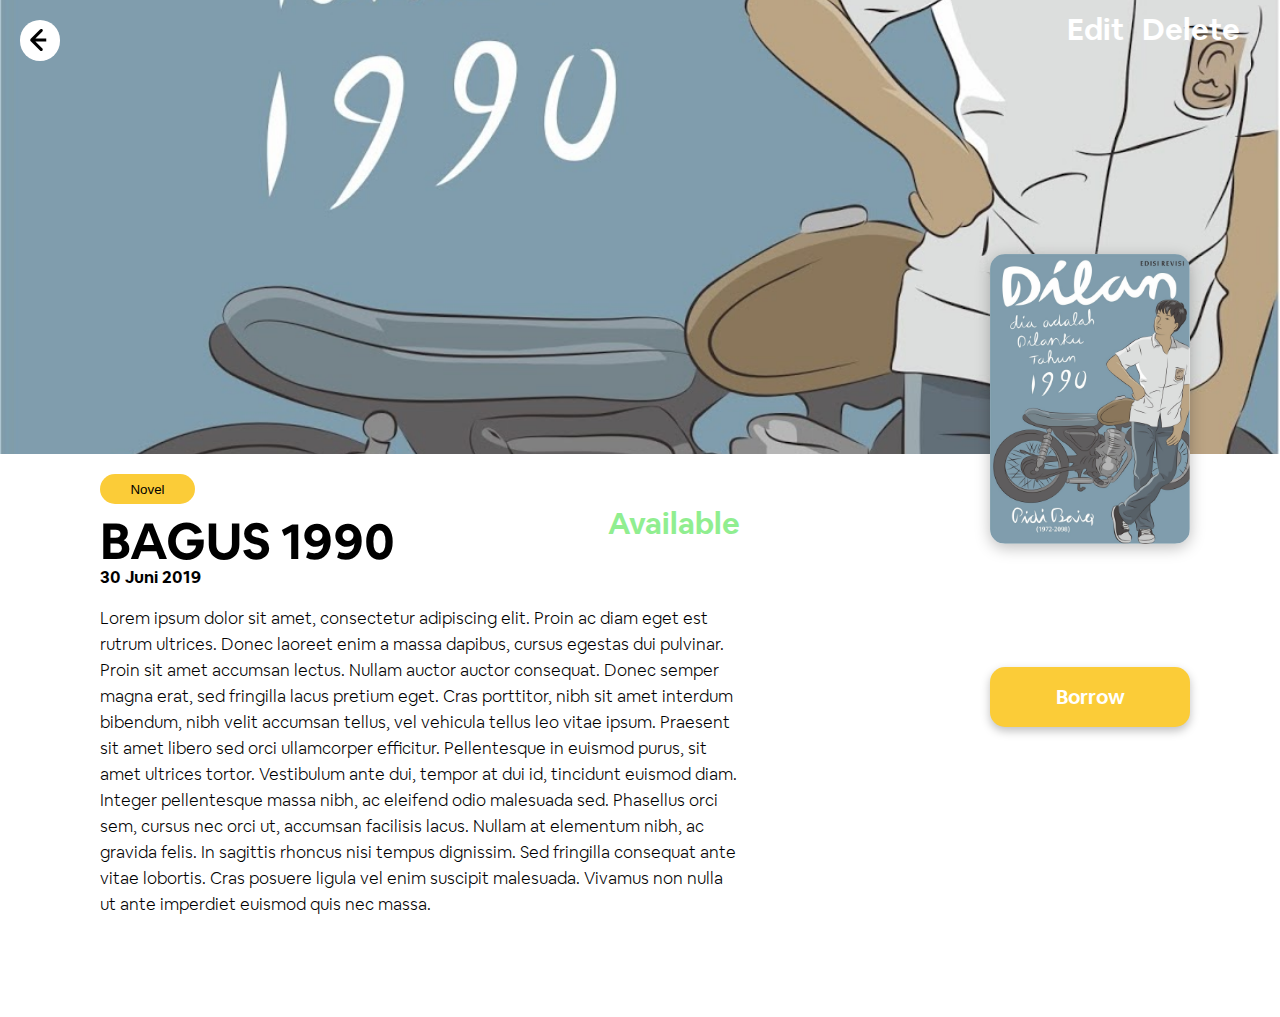
<file: display.html>
<!DOCTYPE html>
<html lang="en">
<head>
    <meta charset="UTF-8">
    <meta name="viewport" content="width=device-width, initial-scale=1.0">
    <title>Detail Book</title>
    <link rel="stylesheet" href="asset/css/display.css">

</head>
<body>
    
    <header class="container">
        <a href="home.html" class="back"><img src="asset/img/Arrow.png" alt=""></a>
        <div class="btntambah">
            <a href="#modal" class="edit">Edit</a>
            <a href="#modal2" class="delete">Delete</a>
        </div>
    </header>
    <img src="asset/img/coverdilan.jpg" class="imgdilan">

    <div class="container2">
        
        <button type="button" class="button-novel">Novel</button>
        <p class="available">Available</p>

        <h2 class="judul">BAGUS 1990</h2>
        <p class="tanggal">30 Juni 2019</p>
        <p class="text">Lorem ipsum dolor sit amet, consectetur adipiscing elit. Proin ac diam eget est rutrum ultrices. Donec laoreet enim a massa dapibus, cursus egestas dui pulvinar. Proin sit amet accumsan lectus. Nullam auctor auctor consequat. Donec semper magna erat, sed fringilla lacus pretium eget. Cras porttitor, nibh sit amet interdum bibendum, nibh velit accumsan tellus, vel vehicula tellus leo vitae ipsum. Praesent sit amet libero sed orci ullamcorper efficitur. Pellentesque in euismod purus, sit amet ultrices tortor. Vestibulum ante dui, tempor at dui id, tincidunt euismod diam. Integer pellentesque massa nibh, ac eleifend odio malesuada sed. Phasellus orci sem, cursus nec orci ut, accumsan facilisis lacus. Nullam at elementum nibh, ac gravida felis. In sagittis rhoncus nisi tempus dignissim. Sed fringilla consequat ante vitae lobortis. Cras posuere ligula vel enim suscipit malesuada. Vivamus non nulla ut ante imperdiet euismod quis nec massa.</p>
    </div>
    <div class="button">
        <button class="btnborrow">Borrow</button>
    </div>
    <div class="modal" id="modal">
        <div class="content">
            <div class="isicontent">
                <a href="#" class="btnclose">X</a>
                <h2 class="header">Edit Data</h2>
                <label class="tableurl">Url Image</lable>
                <input type="text" name="urlimage" class="urlimage" placeholder="http://gambar.com/dilan.jpg"><br>
                <label class="tabletitle" >Title</label>
                <input type="text" name="title" class="title" placeholder="Dilan 1990"><br>
                <label for="description" class="
                labeldescription">Description</label>
                <textarea class="description" cols="30" rows="10" placeholder="Lorem ipsum dolor sit amet, consectetur adipiscing elit. Proin ac diam eget est rutrum ultrices. Donec laoreet enim a massa dapibus, cursus egestas dui pulvinar."></textarea>
                
            </div>
            <div class="modal-save">
                <a href="#" class="btnsave">Save</a>
            </div>
        </div>
    </div>
    <div class="modal2" id="modal2">
        <div class="content2">
            <div class="isicontent2">
                <a href="#" class="btnclose2">X</a>
                <div class="isi">
                    <img src="asset/img/ceklis.png" class="ceklis"> 
                </div>
                <div class="pisi">
                    <p>Data <span class="tengah">Dilan 1990</span> berhasil dihapus !</p>
                </div>
            </div>
        </div>
    </div>
</body>
</html>
</file>
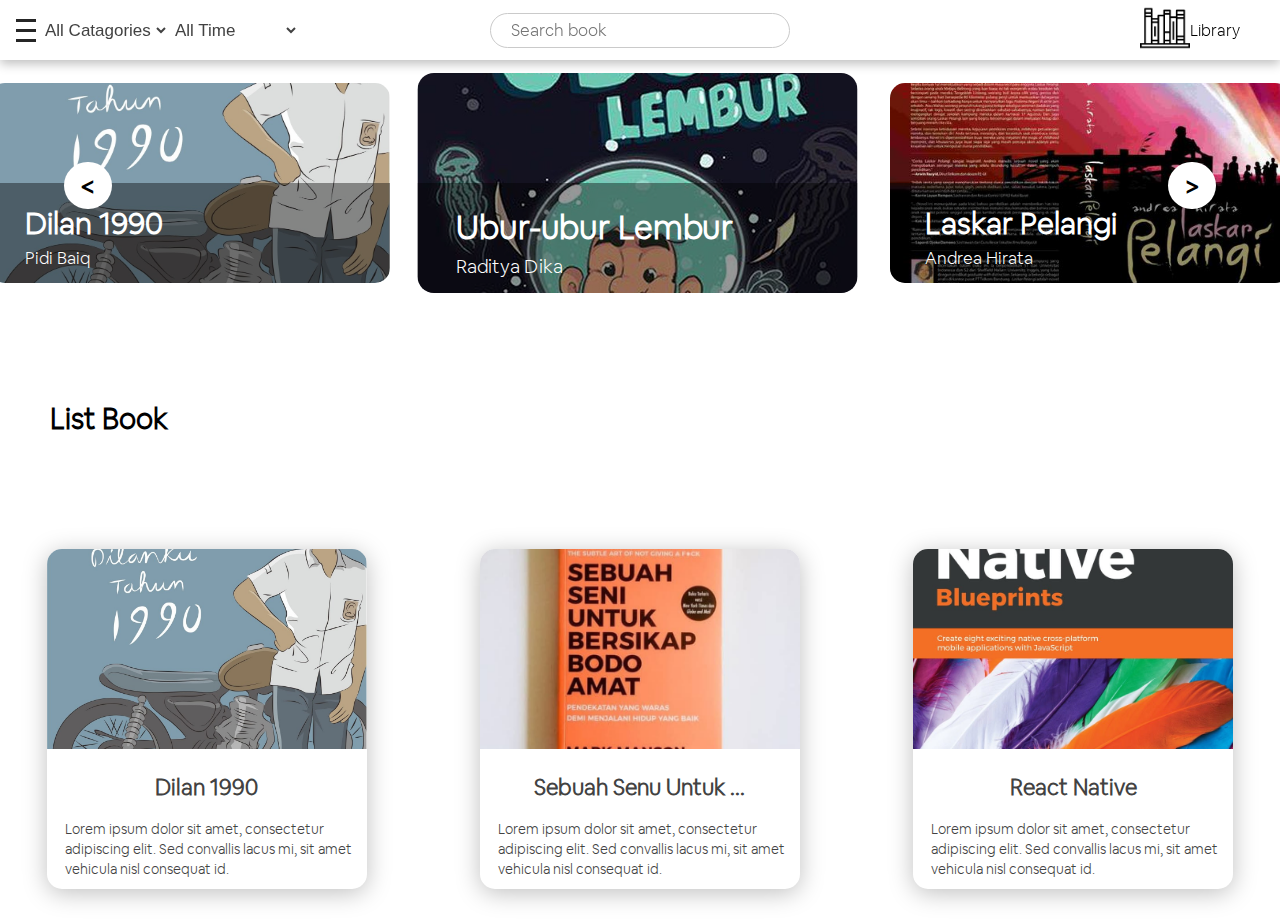
<file: home.html>
<!DOCTYPE html>
<html lang="en">
<head>
    <link rel="stylesheet" href="asset/css/home.css">
    <meta charset="UTF-8">
    <meta name="viewport" content="width=device-width, initial-scale=1.0">
    <title>Home</title>
    <script src="https://cdnjs.cloudflare.com/ajax/libs/jquery/3.4.1/jquery.min.js"></script>
    <script type="text/javascript">
        $(document).ready(function() {
            $('.sidebarBtn').click(function(){
                $('.sidebar').toggleClass('active');
                $('.sidebarBtn').toggleClass('btnmove')
            })
        })
    </script>
</head>
<body>
    <div class="sidebar">
        <div class="profile">
            <img src="asset/img/cakep.jpg" class="profile-img">
            <h2>Niki Zefanya</h2>
        </div>
        <ul>
            <li class="btn-sidebar"><a class="btn-sidebar1" href="#">Explorer</a></li>
            <li class="btn-sidebar"><a class="btn-sidebar1" href="#">History</a></li>
            <li class="btn-sidebar"><a class="btn-sidebar1" href="#modal">Add Book*</a></li>
            <li class="btn-sidebar"><a class="btn-sidebar1" href="index.html">Log Out</a></li>
        </ul>
        <button class="sidebarBtn">
            <span></span>
        </button>
    </div>
    <div class="container">
        <div class="navbar">
            <div class="select">
                <select class="">
                    <option value="">All Catagories</option>
                </select>
                <select class="">
                    <option value="">All Time</option>
                </select>
            </div>
            <div class="search">
                <input type="text" class="search-box" placeholder="Search book">
            </div>
            <div class="library">
                <a href="index.html"><img src="asset/img/buku.png" alt=""></a>
                <label for="">Library</label>
            </div>
        </div>
        <div class="content">
            <div class="tampung">
                <a href="#" class="btn-before"><</a>
                <a href="#" class="btn-next">></a>
                <div class="penampung">
                    <div class="header">
                        <div class="carousel-header">
                            <div class="bungkus">
                                <img src="asset/img/coverdilan.jpg" alt="">
                                <div class="gradasi-header">
                                    <div class="text-header">
                                        <h2 class="judul-header">Dilan 1990</h2>
                                        <p class="pencipta-header">Pidi Baiq</p>
                                    </div>
                                </div>
                            </div>
                        </div>
                        <div class="carousel-header slide-show">
                            <div class="bungkus">
                                <img src="asset/img/ubur.jpg" alt="">
                                <div class="gradasi-header">
                                    <div class="text-header">
                                        <h2 class="judul-header">Ubur-ubur Lembur</h2>
                                        <p class="pencipta-header">Raditya Dika</p>
                                    </div>
                                </div>
                            </div>
                        </div>
                        <div class="carousel-header">
                            <div class="bungkus">
                                <img src="asset/img/laskar.jpg" alt="">
                                <div class="gradasi-header">
                                    <div class="text-header">
                                        <h2 class="judul-header">Laskar Pelangi</h2>
                                        <p class="pencipta-header">Andrea Hirata</p>
                                    </div>
                            </div>
                            </div>
                        </div>
                    </div>
                </div>
            </div>
            <div class="list">
                <h3>List Book</h3>
            </div>
            <div class="book">
                <div class="list-book">
                    <div class="gambar">
                        <img src="asset/img/coverdilan.jpg" alt="">
                    </div>
                    <a href="display.html" class="book-content">
                            <h2>Dilan 1990</h2>
                            <p>Lorem ipsum dolor sit amet, consectetur adipiscing elit. Sed convallis lacus mi, sit amet vehicula nisl consequat id.</p>
                    </a>
                </div>
                <div class="list-book list-center">
                    <div class="gambar">
                        <img src="asset/img/buufck.jpg" alt="">
                    </div>
                    <div class="book-content">
                        <h2>Sebuah Senu Untuk ...</h2>
                        <p>Lorem ipsum dolor sit amet, consectetur adipiscing elit. Sed convallis lacus mi, sit amet vehicula nisl consequat id.</p>
                    </div>
                </div>
                <div class="list-book">
                    <div class="gambar">
                        <img src="asset/img/react.jpg" alt="">
                    </div>
                    <div class="book-content">
                        <h2>React Native</h2>
                        <p>Lorem ipsum dolor sit amet, consectetur adipiscing elit. Sed convallis lacus mi, sit amet vehicula nisl consequat id.</p>
                    </div>
                </div>
            </div>
        </div>
    </div>
    <div class="modal" id="modal">
        <div class="modal-content">
            <div class="isicontent">
                <a href="#" class="btnclose">X</a>
                <h2 class="modal-header">Edit Data</h2>
                <label class="tableurl">Url Image</lable>
                <input type="text" name="urlimage" class="urlimage" placeholder="Url Image.."><br>
                <label class="tabletitle" >Title</label>
                <input type="text" name="title" class="title" placeholder="Title..."><br>
                <label for="description" class="
                labeldescription">Description</label>
                <textarea class="description" cols="30" rows="10" placeholder="Description.."></textarea>
            </div>
            <div class="modal-save">
                <a href="#" class="btnsave">Save</a>
            </div>
        </div>
    </div>
</body>

</html>
</file>
<file: asset/css/display.css>
body{
    margin: 0;
    padding: 0;
}
@font-face {
    font-family: Airbnb Cereal App Bold;
    src: url('../fonts/AirbnbCerealBold.woff');
}
@font-face {
    font-family: Airbnb Cereal App;
    src: url('../fonts/AirbnbCerealLight.woff');
}
@font-face {
    font-family: Airbnb Cereal App M;
    src: url('../fonts/AirbnbCerealMedium.woff');
}
.container {
    background-image: url('../img/coverdilan.jpg');
    background-position: center center;
    background-size: cover;
    width: 100vw;
    height: 454px;
    max-width: 100%;
}
.imgdilan {
    background-image: url('../img/coverdilan.jpg');
    width: 200px;
    height: 290px;
    float: right;
    margin-top: -200px;
    margin-right: 90px;
    border-radius: 15px;
    box-shadow: 0px 4px 15px rgba(0, 0, 0, 0.25);
}
.container2 {
    margin: 20px 100px;
    width: 50vw;
}
.button-novel {
    background: #FBCC38;
    border-radius: 15px;
    border: none;
    width: 95px;
    height: 30px;
    outline: none;
}
.judul {
    font-family: Airbnb Cereal App Bold;
    font-size: 50px;
    margin-top: 5px;
}
.tanggal {
    font-family: Airbnb Cereal App Bold;
    margin-top: -50px;
    font-size: 17px;
}
.available {
    font-family: Airbnb Cereal App Bold ;
    color: lightgreen;
    float: right;
    font-size: 30px;
}
.text {
    font-family: Airbnb Cereal App;
    font-size: 17px;
    line-height: 26px;
    margin-bottom: 100px;

}
.btnborrow {
    font-family: Airbnb Cereal App Bold;
    font-size: 20px;
    color: white;
    position: relative;
    background: #FBCC38;
    width: 200px;
    height: 60px;
    border: none;
    border-radius: 15px;
    box-shadow: 0px 4px 10px rgba(0, 0, 0, 0.25);
    outline: none;
    float: right;
    margin-right: 90px;
    margin-top: -350px;
    transition: 1s;
}
.btnborrow:hover{
    background:#FBCC09;
    top: 2px;
}
.back {
    position: absolute;
    width: 30px;
    height: 30px;
    display: block;
    background: white;
    border-radius: 300px;
    padding-left: 10px;
    padding-top: 8px;
    padding-bottom: 3px;
    top: 20px;
    left: 20px;
}
.btntambah {
    position: relative;
    float: right;
    margin-top: 10px;
    margin-right: 40px;
    font-family: Airbnb Cereal App Bold;
    font-size: 30px;
    
}
.edit {
    text-decoration: none;
    color: white;
    margin-right: 12px;
}
.delete {
    text-decoration: none;
    color: white;
}
.modal{
    background-color: rgba(0,0,0, .8);
    width: 100vw;
    height: 100vh;
    position: fixed;
    top: 0;
    left: 0;
    opacity: 0;
    visibility: hidden;
    transition: .5s;
}
.content{
    width: 800px;
    height: 500px;
    background: white;
    position: absolute;
    top: 50%;
    left: 50%;
    transform: translate(-50%, -50%);
    border: none;
    border-radius: 10px;

}
.modal:target{
    opacity: 1;
    visibility: visible;
}
.header {
    font-family: Airbnb Cereal App Bold;
    margin: 0;
    margin-bottom: 30px;
}
.btnsave{
    text-decoration: none;
    color: white;
    background: #F4CF5D;
    padding: 10px 30px;
    border-radius: 8px;
    position: relative;
    float: right;
    right: 15%;
}
.modal-save {
    position: absolute;
    width: 100%;
}
.content input{
    font-family: Airbnb Cereal App;
    outline: none;
    width: 500px;
    height: 40px;
    border-radius: 5px;
    border: 1px solid #C8BABA;
    padding-left: 15px;
    color: #C8BABA;
    font-size: 17px;
    margin-bottom: 15px;
    margin-left: 150px;
    top: -33px;
    position: relative;
}
.description {
    font-family: Airbnb Cereal App;
    width: 500px;
    height: 80px;
    border-radius: 5px;
    border: 1px solid #C8BABA;
    padding: 15px;
    color: #C8BABA;
    font-size: 17px;
    position: relative;
    left: 150px;
    top: -30px;
}
.tableurl {
    display: inline-block;
    width: 100px;
    top: 20px;
    position: relative;
}   
.btnclose{
    font-family: Airbnb Cereal App Bold;
    text-decoration: none;
    color: red;
    position: absolute;
    font-size: 30px;
    margin: 0;
    right: 20px;
    top: 5px;
}
.content label {
    font-family: Airbnb Cereal App Bold;
}
.isicontent {
    margin-top: 30px;
    margin-left: 50px;
}
.modal2{
    background-color: rgba(0,0,0, .8);
    width: 100vw;
    height: 100vh;
    position: fixed;
    top: 0;
    left: 0;
    opacity: 0;
    visibility: hidden;
    transition: .5s;
}
.content2{
    width: 700px;
    height: 400px;
    background: white;
    position: absolute;
    top: 50%;
    left: 50%;
    transform: translate(-50%, -50%);
    border: none;
    border-radius: 10px;
}
.modal2:target{
    opacity: 1;
    visibility: visible;
}
.btnclose2{
    font-family: Airbnb Cereal App Bold;
    text-decoration: none;
    color: red;
    position: absolute;
    font-size: 30px;
    margin: 0;
    right: 20px;
    top: 5px;
}
.isi{
    display: flex;
    justify-content: center;
    margin-top: 60px;
}
.ceklis{
    width: 150px;
}
.pisi {
    font-family: Airbnb Cereal App;
    font-size: 25px;
    display: flex;
    justify-content: center;
}
.tengah {
    font-weight:bold ;
}

@media only screen and (max-width: 800px) {
    .imgdilan {
        display: none;
    }
    .container2 {
        margin: 20px 20px;
        width: 90vw;
    }
    .btnborrow {
        margin: 0;
        left: 50%;
        transform: translateX(-50%);
        float: left;
        margin-bottom: 100px;
    }
    .content{
        width: 90%;
    }
    .content input{
        text-overflow: ellipsis;
        font-family: Airbnb Cereal App;
        outline: none;
        width: 400%;
        /* margin-left: 90px; */
        overflow: hidden;
    }
    .description {
        width: 380%;
        /* left: 90px; */
        overflow: hidden;
        text-overflow: ellipsis;
    }
    .content2 {
        width: 90%;
        height: 55%;
    }
    .pisi {
        font-family: Airbnb Cereal App;
        font-size: 17px;
        display: flex;
        justify-content: center;
    }
    
}
@media only screen and (max-width: 690px) {
    .content input{
        text-overflow: ellipsis;
        font-family: Airbnb Cereal App;
        outline: none;
        width: 250%;
        margin-left: 90px;
        overflow: hidden;
    }
    .description {
        width: 230%;
        left: 90px;
        overflow: hidden;
        text-overflow: ellipsis;
    }
}
@media only screen and (max-width: 450px) {
    .content input{
        
        width: 150%;
        
    }
    .description {
        width: 140%;

    }
}
</file>
<file: asset/css/home.css>
body {
    margin: 0;
    padding: 0;
    font-family: Airbnb Cereal App;
}
body a {
    text-decoration: none;
}
@font-face {
    font-family: Airbnb Cereal App;
    src: url('../fonts/AirbnbCerealLight.woff');
}
@font-face {
    font-family: Open Sans;
    src: url('../fonts/OpenSans-Regular.ttf');
}
.sidebar {
    position: fixed;
    top: 0;
    background: white;
    width: 290px;
    height: 100%;
    transform: .3s;
    left: -290px;
    z-index: 15;
    transition: .5s all;
}
.active {
    left: 0;
    box-shadow: 0px 4px 30px rgba(0, 0, 0, 0.25);
}
ul {
    margin: 0;
    padding: 20px 0;
    margin-top: 50px;
}
ul li {
    list-style: none;
}
ul li a {
    padding: 10px 20px;
    color: black;
    display: block;
    text-decoration: none;
    font-size: 19px;
    font-family: Open Sans;
    font-weight: 600;
    /* border-bottom: 1px solid rgba(0, 0, 0, .2); */
}
.sidebarBtn {
    position: absolute;
    top: 5px;
    right: -40px;
    width: 30px;
    height: 40px;
    box-sizing: border-box;
    cursor: pointer;
    background: #ffffff;
    border: none;
    outline: none;
    transition: .3s all;
}
.btnmove {
    right: 10px;
}
.sidebarBtn span {
    display: block;
    width: 20px;
    height: 3px;
    background: #262626;
    position: absolute;
    top: 24px;
    transition: .3s;
}
.sidebarBtn span:before {
    content: '';
    position: absolute;
    top: -10px;
    left: 0;
    width: 100%;
    height: 3px;
    background: #262626;
    transition: .3s;
}
.sidebarBtn span:after {
    content: '';
    position: absolute;
    top: 10px;
    left: 0;
    width: 100%;
    height: 3px;
    background: #262626;
    transition: .3s;
}
.sidebar2 {
    background: red;
    width: 100vw;
    height: 100vh;
}
.allcategories {
    color: white;
}
.profile {
    display: flex;
    flex-direction: column;
    justify-content: center;
    align-items: center;
    position: relative;
    top: 70px;
    font-weight: bold;
    font-size: 20px;
}
.profile-img {
    width: 150px;
    height: 150px;
    border-radius: 100px;
}
/* ~~~~~~~~~~~~~~~~~~~~~~~~~~~~~~~~~~~~~~~~ */

.navbar {
    position: fixed;
    top: 0;
    width: 100%;
    height: 60px;
    background: white;
    display: flex;
    box-shadow: 0px 4px 10px rgba(0, 0, 0, 0.25);
    z-index: 9;
}
.select {
    display: flex;
    width: 340px;
    justify-content: center;
    align-items: center;
}
.navbar select {
    border: 1px solid #fff;
    background-color: transparent;
    width: 130px;
    height: 30px;
    z-index: 2;
    color: #424242;
    font-size: 17px;
}
.search {
    position: absolute;
    display: flex;
    width: 100%;
    height: 60px;
    display: flex;
    justify-content: center;
    align-items: center;
    background: transparent;
    z-index: 1;
    
}
.search input {
    font-size: 17px;
    color: #CACACA;
    font-family: Airbnb Cereal App;
    outline: none;
    width: 300px;
    height: 35px;
    padding: 5px 20px;
    border: 1px solid #CACACA;
    box-sizing: border-box;
    border-radius: 20px;
}
.library {
    position: absolute;
    width: 100%;
    height: 60px;
    display: flex;
    justify-content: flex-end;
    align-items: center;
    right: 40px;
}
.library img {
    width: 50px;
    height: 50px;
}
.content {
    position: relative;
    width: 100%;
    height: 100vh;
    background: white;
}
.tampung {
    position: relative;
    width: 100%;
    height: 370px;
    overflow: hidden;
    display: flex;
    justify-content: center;
    align-items: center;
}
.penampung {
    position: relative;
    width: 400px;
    height: 230px;
    margin-top: 25px;
    display: flex;
    justify-content: space-between;
    align-items: center;

}
.header {
    position: absolute;
    background: white;
    left: -450px;
    display: flex;
}
.carousel-header {
    position: relative;
    height: 200px;
    padding-right: 50px;
}
.slide-show {
    transform: scale(1.1);
}
.bungkus {
    position: relative;
    height: 100%;
    border-radius: 15px;
    width: 400px;
    overflow: hidden;
}
.carousel-header img {
    overflow: hidden;
    box-shadow: 0px 4px 30px rgba(0, 0, 0, 0.25);
    width: 400px;
    height: 100%;
    object-fit: cover;
    background-position: center center;
}
.gradasi-header {
    position: absolute;
    color: white;
    width: 100%;
    height: 50%;
    background: rgba(0, 0, 0, 0.4);
    border-radius: 0px 0px 15px 15px;
    bottom: 0;
    display: flex;
    flex-direction: column;
    justify-content: center;
}
.text-header {
    margin-left: 35px;
    font-family: Airbnb Cereal App;
}
.judul-header {
    font-size: 30px;
    font-family: Airbnb Cereal App;
}
.pencipta-header {
    font-size: 17px;
    margin-top: -20px;
}
.btn-next {
    position: absolute;
    right: 5%;
    padding-left: 15px;
    padding-bottom: 5px;
    padding-right: 15px;
    padding-top: 3px;
    border-radius: 100px;
    background: white;
    text-decoration: none;
    color: black;
    font-size: 30px;
    font-weight: bold;
    z-index: 2;
}
.btn-before {
    position: absolute;
    left: 5%;
    padding-left: 15px;
    padding-bottom: 5px;
    padding-right: 15px;
    padding-top: 3px;
    border-radius: 100px;
    background: white;
    text-decoration: none;
    color: black;
    font-size: 30px;
    font-weight: bold;
    z-index: 2;
}
.list {
    height: 70px;
    background: white;
    font-size: 25px;
    padding-left: 50px;
    font-weight: bold;
}
.book {
    flex-wrap: wrap;
    
    height: 450px;
    background: white;;
    position: relative;
    display: flex;
    flex-direction: row;
    justify-content: space-around;
    align-items: center;
}
.list-book {
    position: relative;
    margin-top: 50px;
    width: 320px;
    height: 340px;
    border-radius: 15px;
    box-shadow: 0px 4px 25px rgba(0, 0, 0, 0.25);
    background: #fff;
    display: flex;
    flex-direction: column;
}
.gambar img {
    object-fit: cover;
    border-radius: 15px 15px 0px 0px;
    width: 100%;
    height: 200px;
}
.list-center {
    margin-left: 20px;
    margin-right: 20px;
}

.book-content h2 {
    display: flex;
    justify-content: center;
    font-size: 22px;
    color: #424242;
    font-weight: bold;
}
.book-content p {
    display: flex;
    justify-content: center;
    align-items: center;
    font-size: 14px;
    line-height: 20px;
    margin-left: 18px;
    margin-top: 10px;
    color: #424242;
}
.book-content {
    overflow: hidden;
}

/* ~~~~~~~~~~~~~~~~~~~~~~~~~~~~~~~~~~~~ */
.modal{
    background-color: rgba(0,0,0, .8);
    width: 100vw;
    height: 100vh;
    position: fixed;
    top: 0;
    left: 0;
    opacity: 0;
    visibility: hidden;
    transition: .5s;
    z-index: 30;
}
.modal-content{
    width: 800px;
    height: 500px;
    background: white;
    position: absolute;
    top: 50%;
    left: 50%;
    transform: translate(-50%, -50%);
    border: none;
    border-radius: 10px;

}
.modal:target{
    opacity: 1;
    visibility: visible;
}
.header {
    font-family: Airbnb Cereal App Bold;
    margin: 0;
    margin-bottom: 30px;
}
.btnsave{
    text-decoration: none;
    color: white;
    background: #F4CF5D;
    padding: 10px 30px;
    border-radius: 8px;
    position: relative;
    float: right;
    right: 15%;
}
.modal-save {
    position: absolute;
    width: 100%;
}
.modal-content input{
    font-family: Airbnb Cereal App;
    outline: none;
    width: 500px;
    height: 40px;
    border-radius: 5px;
    border: 1px solid #C8BABA;
    padding-left: 15px;
    color: #C8BABA;
    font-size: 17px;
    margin-bottom: 15px;
    margin-left: 150px;
    top: -33px;
    position: relative;
}
.description {
    font-family: Airbnb Cereal App;
    width: 500px;
    height: 80px;
    border-radius: 5px;
    border: 1px solid #C8BABA;
    padding: 15px;
    color: #C8BABA;
    font-size: 17px;
    position: relative;
    left: 150px;
    top: -30px;
}
.tableurl {
    display: inline-block;
    width: 100px;
    top: 20px;
    position: relative;
}   
.btnclose{
    font-family: Airbnb Cereal App Bold;
    text-decoration: none;
    color: red;
    position: absolute;
    font-size: 30px;
    margin: 0;
    right: 20px;
    top: 5px;
}
.modal-content label {
    font-family: Airbnb Cereal App Bold;
}
.isicontent {
    margin-top: 30px;
    margin-left: 50px;
}
@media only screen and (max-width: 800px) {
    .select {
        display: none;
    }

    .modal-content{
        width: 90%;
    }
    .isicontent input {
        width: 400%;

    }
    .description {
        width: 380%;
        /* left: 90px; */
        overflow: hidden;
        text-overflow: ellipsis;
    }
    
}
@media only screen and (max-width: 600px){
    .search {
        display: none;
    }
}
@media only screen and (max-width: 450px) {
    .isicontent input {
        width: 110%;
        left: -50px;
    }
    .description {
        width: 100%;
        left: 100px;

    }
}
@media only screen and (max-width: 360px) {
    .carousel-header img {
        width: 400px;
        height: 100%;
    }
    
    
}
</file>
